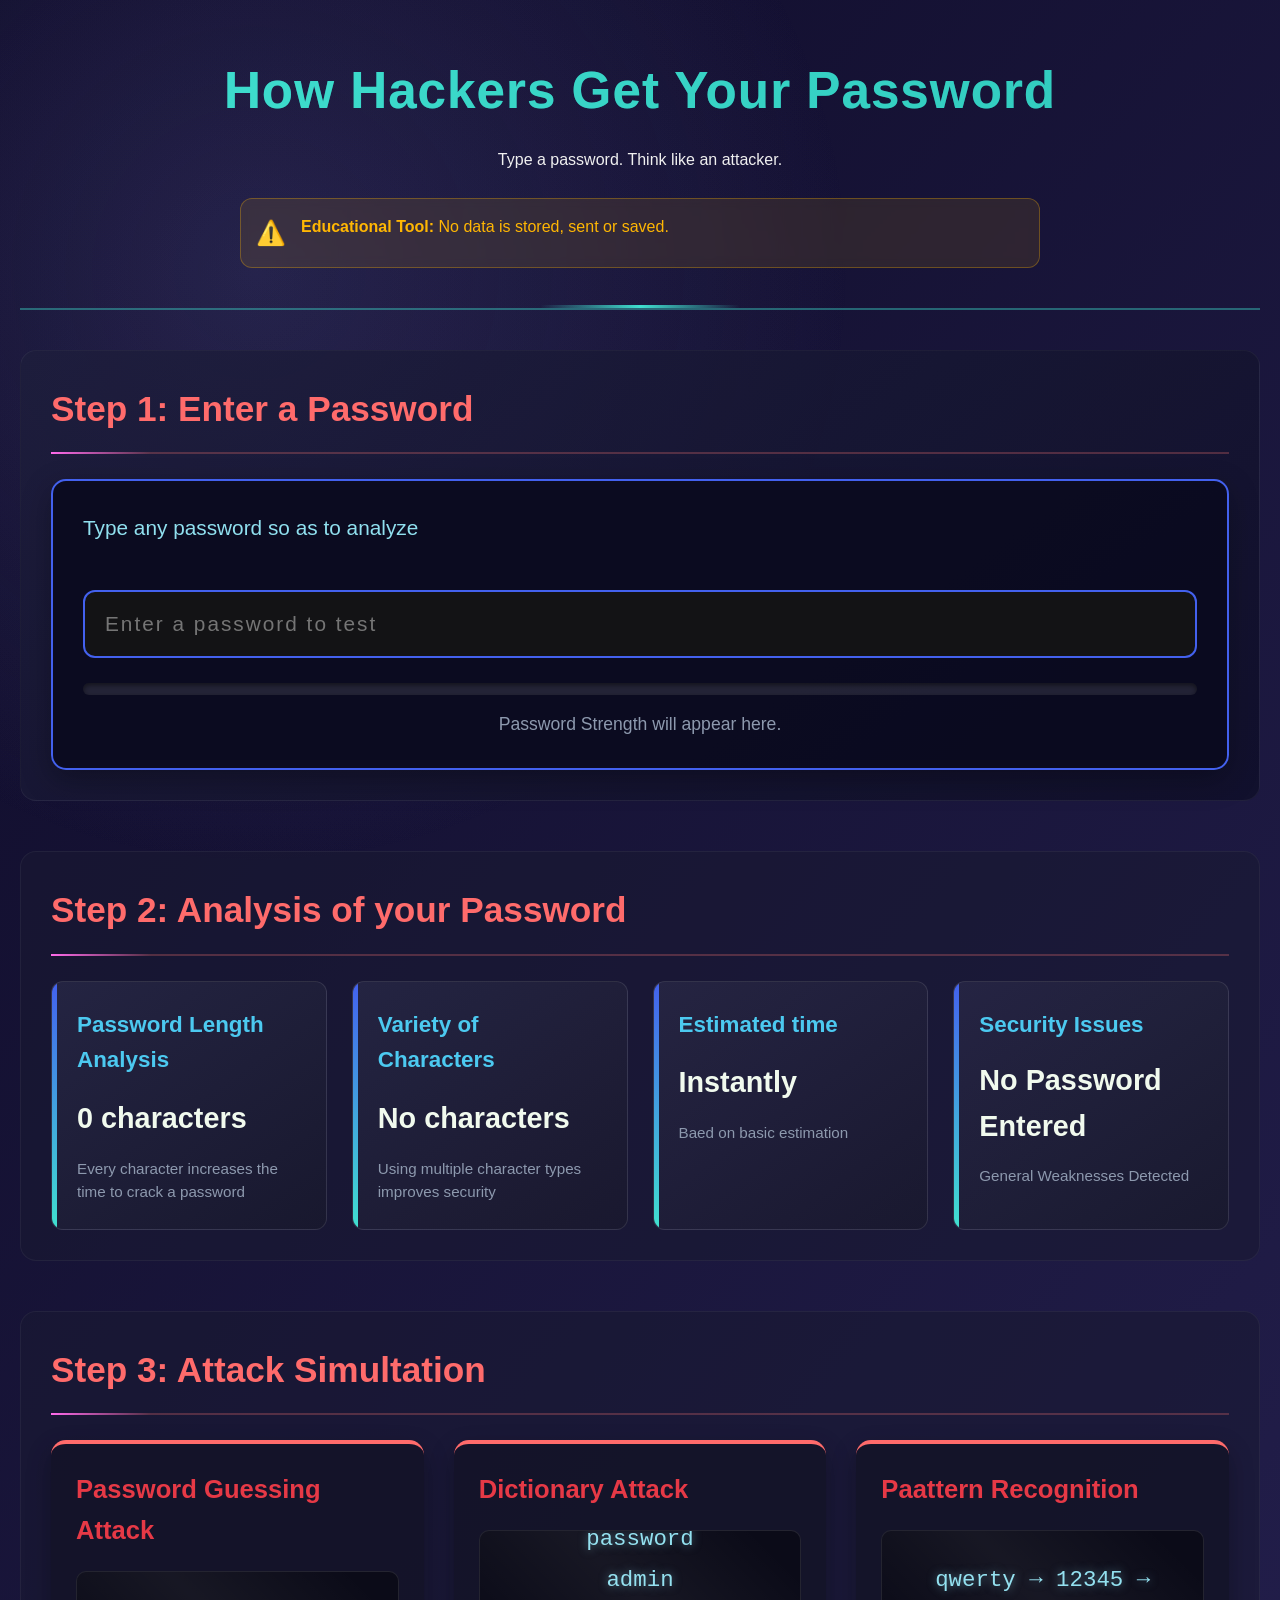
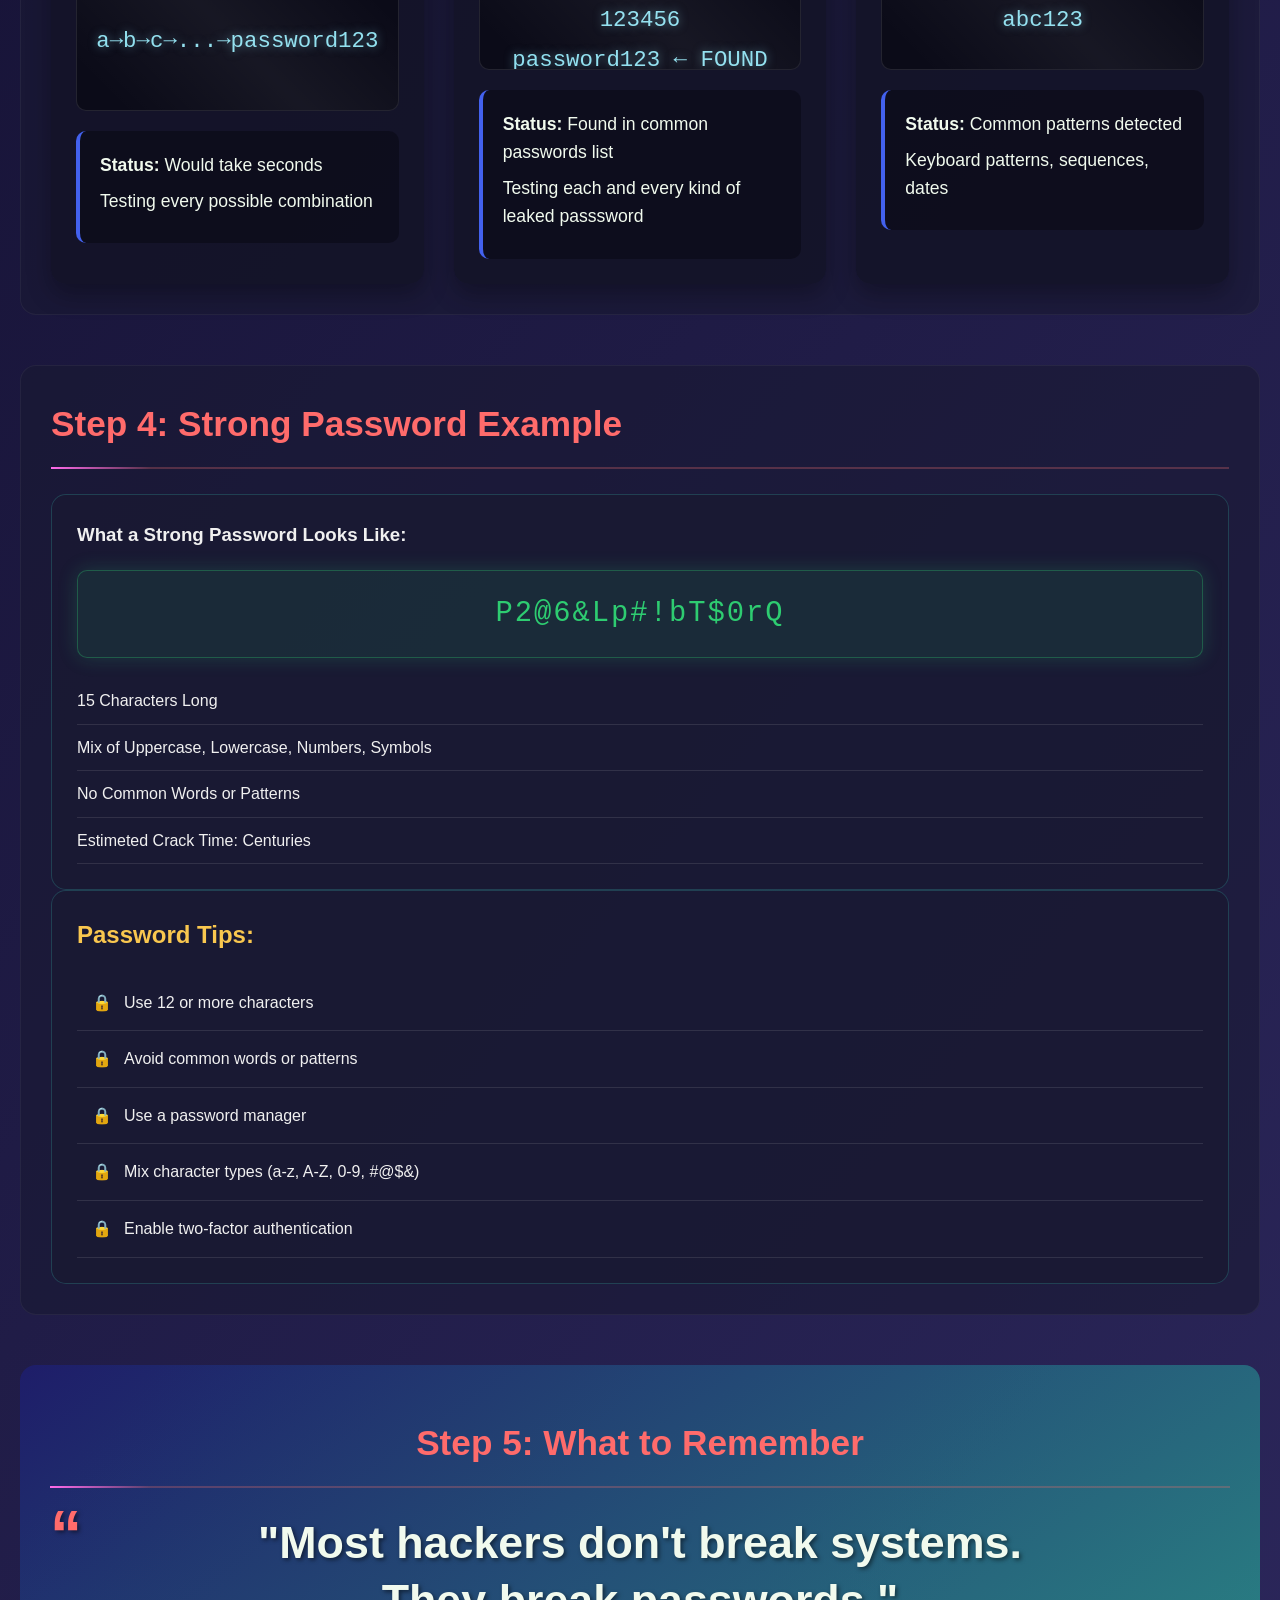
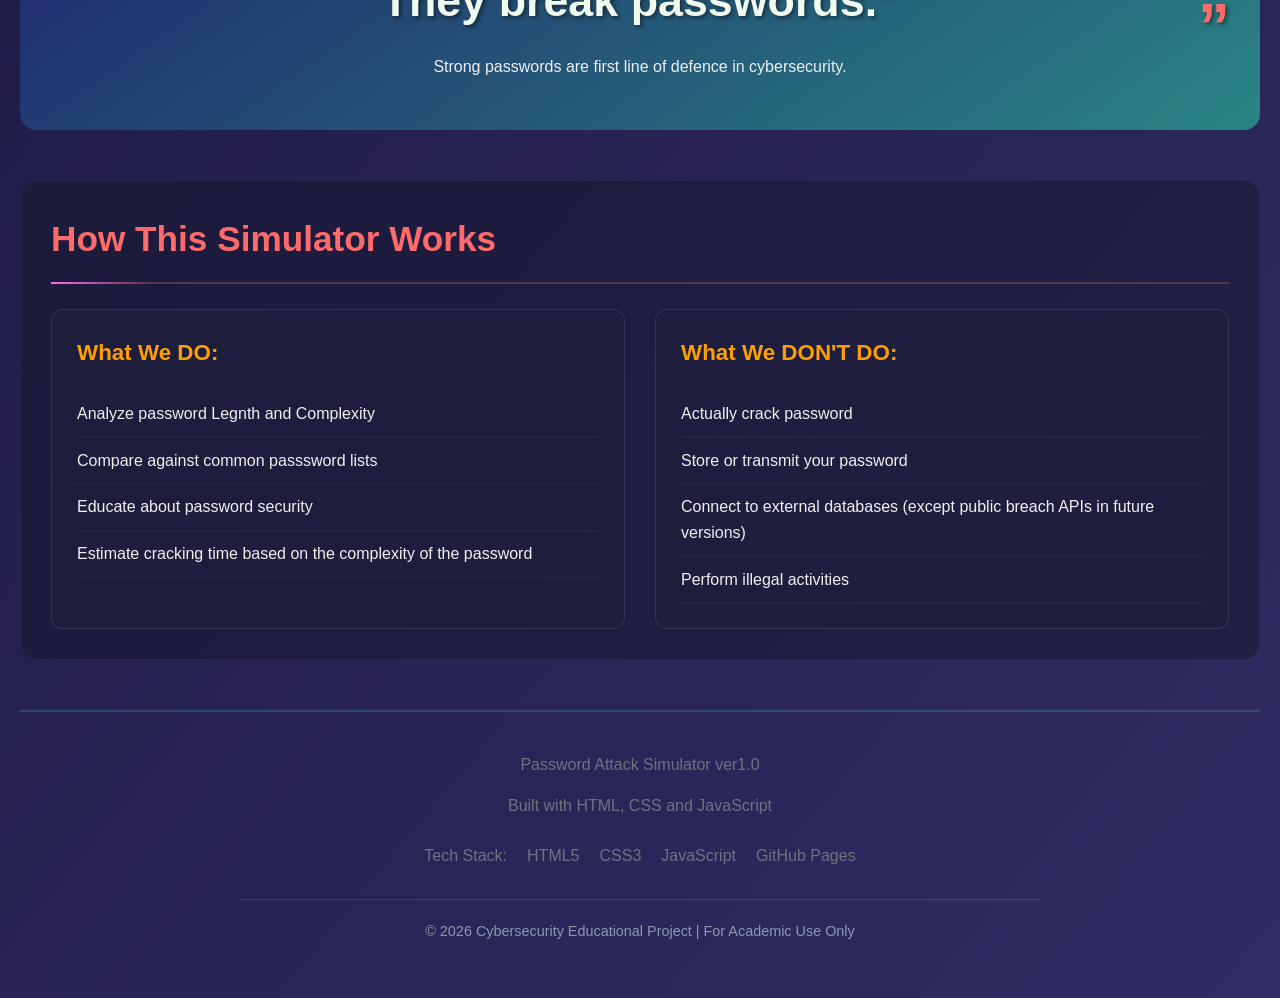
<file: index.html>
<!DOCTYPE html>
<html lang="eng">
<head>
    <meta charset="UTF-8">
    <meta name="viewport" content="width=device-width, initial-scale=1.0">
    <title>PASSWORD ATTACK SIMULATOR</title>
    <link rel="stylesheet" href="style.css">
</head>
<body>
    <header>
        <h1>How Hackers Get Your Password</h1>
        <p>Type a password. Think like an attacker.</p>

        <div class="disclaimer">
            <p><strong>Educational Tool: </strong>No data is stored, sent or saved.</p>
        </div>
    </header>

    <main>
        <section class="input-section">
            <h2>Step 1: Enter a Password</h2>

            <div class="password-box">
                <label for="password">Type any password so as to analyze</label>
                <br>
                <input type="password" id="password" placeholder="Enter a password to test">
                

                <div class="strength-meter">
                    <div class="strength-bar"></div>
                </div>

                <p class="strength-text">Password Strength will appear here.</p>
            </div>
        </section>

        <section class="analysis-section">
            <h2>Step 2: Analysis of your Password</h2>

            <div class="analysis-grid">
                <div class="analysis-card">
                    <h3>Password Length Analysis</h3>
                    <p class="result" id="length-result">0 characters</p>
                    <p class="description">Every character increases the time to crack a password</p>
                </div>
                
                <div class="analysis-card">
                    <h3>Variety of Characters</h3>
                    <p class="result" id="variety-result">No characters</p>
                    <p class="description">Using multiple character types improves security</p>
                </div>

                <div class="analysis-card">
                    <h3>Estimated time</h3>
                    <p class="result" id="time-result">Instantly</p>
                    <p class="description">Baed on basic estimation</p>
                </div>

                <div class="analysis-card">
                    <h3>Security Issues</h3>
                    <p class="result" id="issues-result">No Password Entered</p>
                    <p class="description">General Weaknesses Detected</p>
                </div>
            </div>
        </section>

        <section class="attack-section">
            <h2>Step 3: Attack Simultation</h2>

            <div class="attack-grid">
                <div class="attack-card">
                    <h3 class="attack-title">Password Guessing Attack</h3>
                    <div class="attack-animation">
                        <p class="animation-text">
                            a→b→c→...→password123
                        </p>
                    </div>
                    <div class="attack-result">
                        <p><strong>Status:</strong> Would take seconds</p>
                        <p>Testing every possible combination</p>
                    </div>
                </div>

                <div class="attack-card">
                    <h3 class="attack-title">Dictionary Attack</h3>
                    <div class="attack-animation">
                        <p class="animation-text">
                            password<br>
                            admin<br>
                            123456<br>
                            password123 ← FOUND
                        </p>
                    </div>
                    <div class="attack-result">
                        <p><strong>Status:</strong> Found in common passwords list</p>
                        <p>Testing each and every kind of leaked passsword</p>
                    </div>
                </div>

                <div class="attack-card">
                    <h3 class="attack-title">Paattern Recognition</h3>
                    <div class="attack-animation">
                        <p class="animation-text">
                            qwerty → 12345 → abc123
                        </p>
                    </div>
                    <div class="attack-result">
                        <p><strong>Status:</strong> Common patterns detected</p>
                        <p>Keyboard patterns, sequences, dates</p>
                    </div>
                </div>
            </div>
        </section>

        <section class="good-password-section">
            <h2>Step 4: Strong Password Example</h2>

            <div class="example-box">
                <div class="example-password">
                    <h3>What a Strong Password Looks Like:</h3>
                    <p class="strong-password">P2@6&Lp#!bT$0rQ</p>
                    <div class="example-analysis">
                        <p>15 Characters Long</p>
                        <p>Mix of Uppercase, Lowercase, Numbers, Symbols</p>
                        <p>No Common Words or Patterns</p>
                        <p>Estimeted Crack Time: Centuries</p>
                    </div>
                </div>

                <div class="password-tips">
                    <h3>Password Tips:</h3>
                    <ul>
                        <li>Use 12 or more characters</li>
                        <li>Avoid common words or patterns</li>
                        <li>Use a password manager</li>
                        <li>Mix character types (a-z, A-Z, 0-9, #@$&)</li>
                        <li>Enable two-factor authentication</li>
                    </ul>
                </div>
            </div>
        </section>

        <section class="final-message">
            <h2>Step 5: What to Remember</h2>
            <div class="quote box">
                <p class="big-quote">"Most hackers don't break systems.<br>They break passwords."</p>
                <p class="quote-suject">Strong passwords are first line of defence in cybersecurity.</p>
            </div>
        </section>

        <section class="explanation">
            <h2>How This Simulator Works</h2>
            <div class="explanation-content">
                <div class="explanation-point">
                    <h3>What We DO:</h3>
                    <ul>
                        <li>Analyze password Legnth and Complexity</li>
                        <li>Compare against common passsword lists</li>
                        <li>Educate about password security</li>
                        <li>Estimate cracking time based on the complexity of the password</li>
                    </ul>
                </div>

                <div class="explanation-point">
                    <h3>What We DON'T DO:</h3>
                    <ul>
                        <li>Actually crack password</li>
                        <li>Store or transmit your password</li>
                        <li>Connect to external databases (except public breach APIs in future versions)
                        </li>
                        <li>Perform illegal activities</li>
                    </ul>
                </div>
            </div>
        </section>
    </main>

    <footer>
        <div class="footer-content">
            <p>Password Attack Simulator ver1.0</p>
            <p>Built with HTML, CSS and JavaScript</p>

            <div class="tech-used">
                <span>Tech Stack:</span>
                <span>HTML5</span>
                <span>CSS3</span>
                <span>JavaScript</span>
                <span>GitHub Pages</span>
            </div>

            <p class="copyright">© 2026 Cybersecurity Educational Project | For Academic Use Only</p>
        </div>
    </footer>

    <script>
        console.log("Password Attack Simulator-HTML Structure Loaded");
    </script>
</body>
</html>
</file>
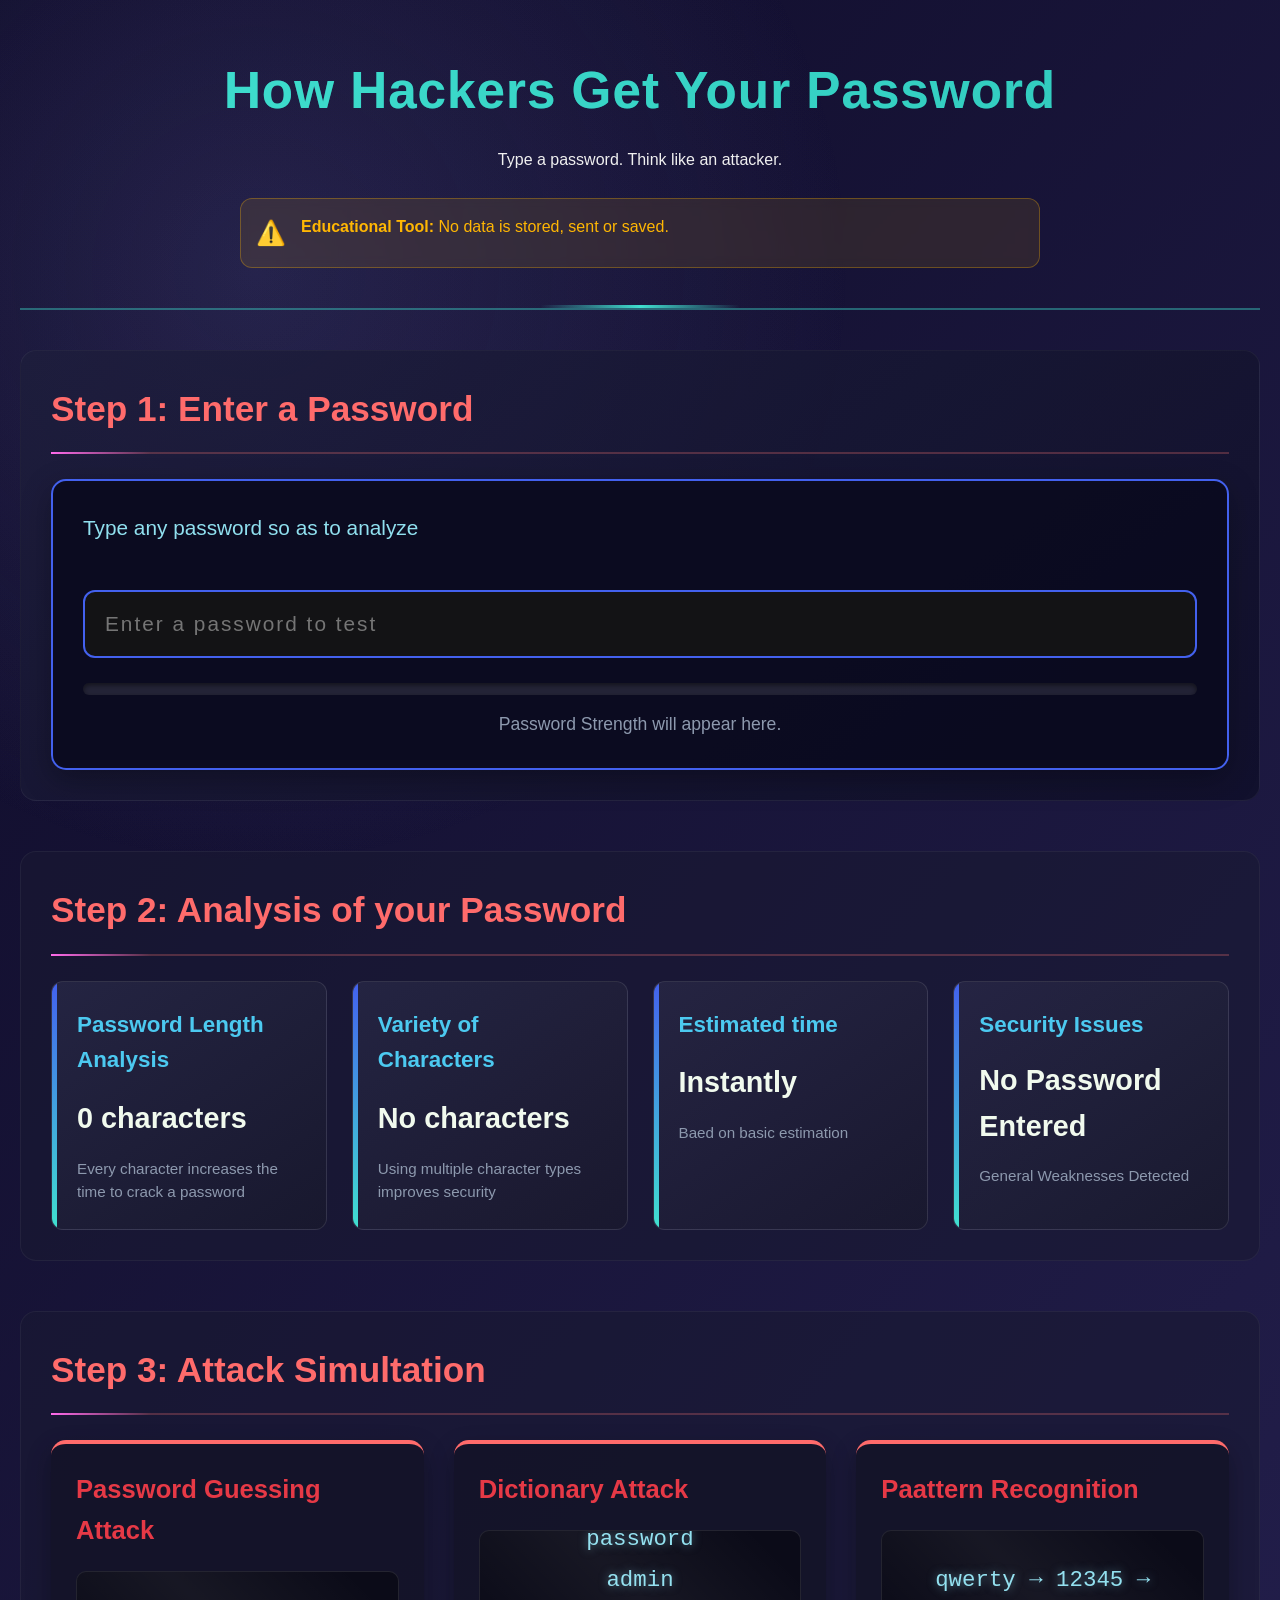
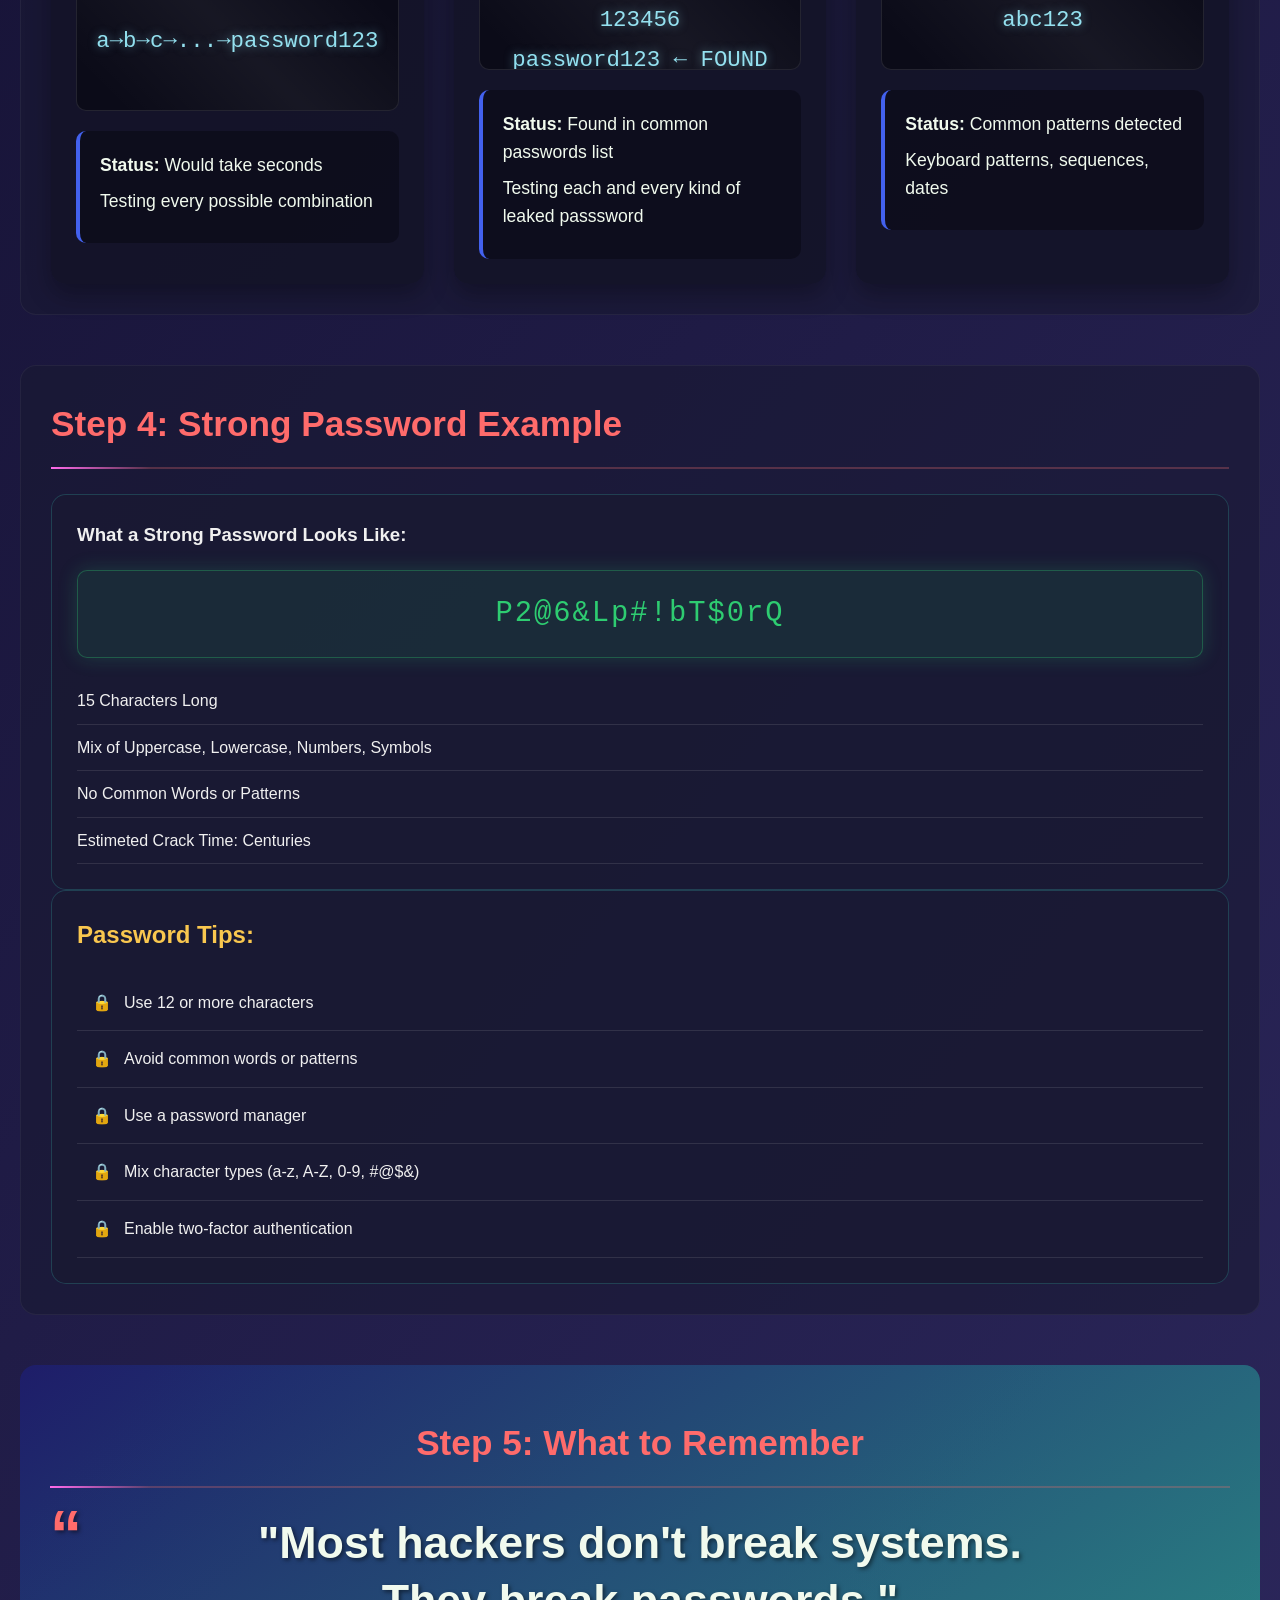
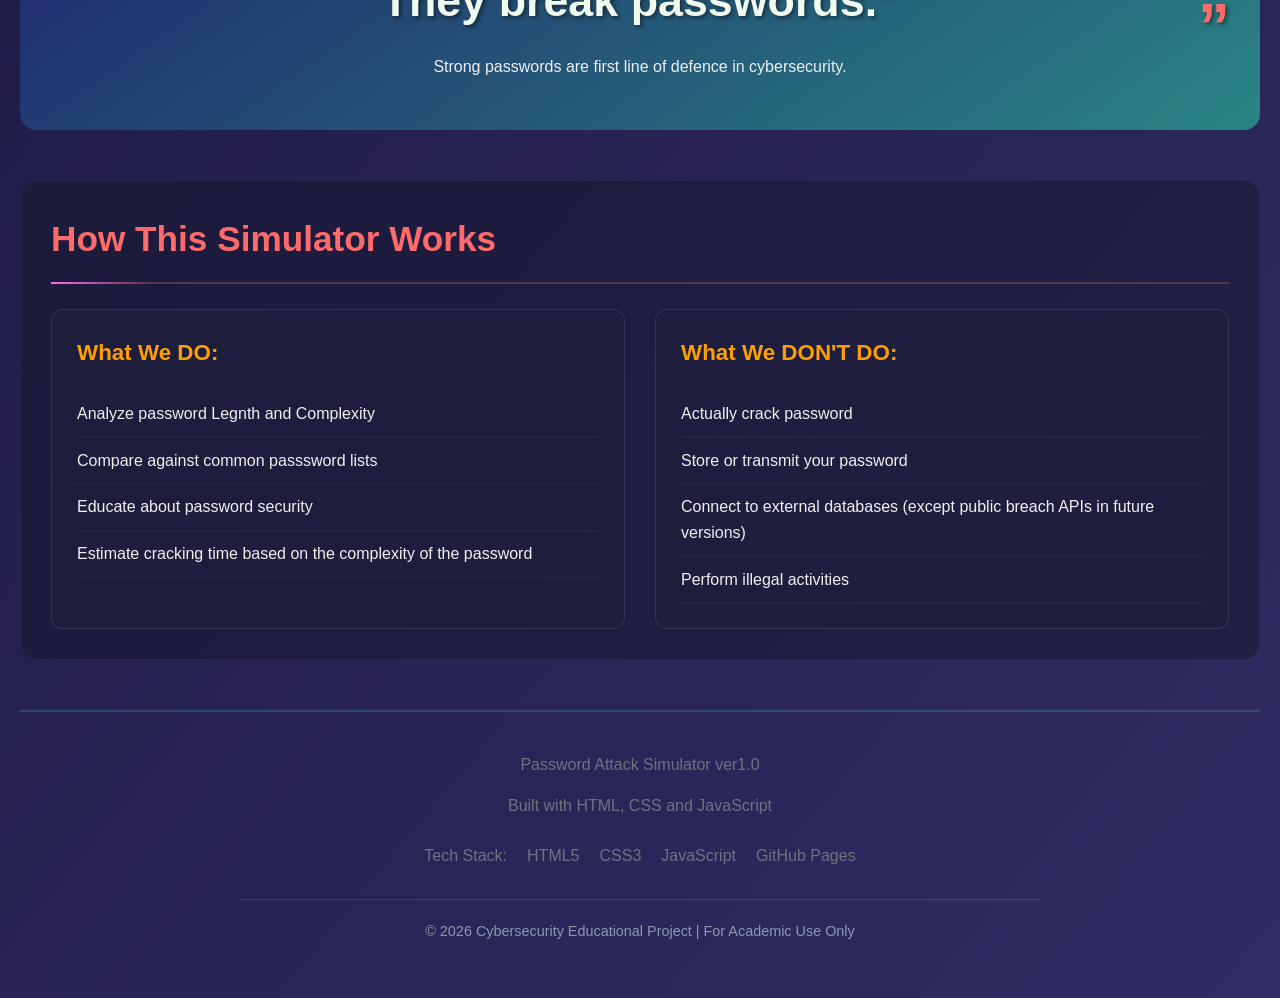
<file: index1.html>
<!DOCTYPE html>
<html lang="eng">
<head>
    <meta charset="UTF-8">
    <meta name="viewport" content="width=device-width, initial-scale=1.0">
    <title>PASSWORD ATTACK SIMULATOR</title>
    <link rel="stylesheet" href="style1.css">
</head>
<body>
    <header>
        <h1>How Hackers Get Your Password</h1>
        <p>Type a password. Think like an attacker.</p>

        <div class="disclaimer">
            <p><strong>Educational Tool: </strong>No data is stored, sent or saved.</p>
        </div>
    </header>

    <main>
        <section class="input-section">
            <h2>Step 1: Enter a Password</h2>

            <div class="password-box">
                <label for="password">Type any password so as to analyze</label>
                <br>
                <input type="password" id="password" placeholder="Enter a password to test">
                

                <div class="strength-meter">
                    <div class="strength-bar"></div>
                </div>

                <p class="strength-text">Password Strength will appear here.</p>
            </div>
        </section>

        <section class="analysis-section">
            <h2>Step 2: Analysis of your Password</h2>

            <div class="analysis-grid">
                <div class="analysis-card">
                    <h3>Password Length Analysis</h3>
                    <p class="result" id="length-result">0 characters</p>
                    <p class="description">Every character increases the time to crack a password</p>
                </div>
                
                <div class="analysis-card">
                    <h3>Variety of Characters</h3>
                    <p class="result" id="variety-result">No characters</p>
                    <p class="description">Using multiple character types improves security</p>
                </div>

                <div class="analysis-card">
                    <h3>Estimated time</h3>
                    <p class="result" id="time-result">Instantly</p>
                    <p class="description">Baed on basic estimation</p>
                </div>

                <div class="analysis-card">
                    <h3>Security Issues</h3>
                    <p class="result" id="issues-result">No Password Entered</p>
                    <p class="description">General Weaknesses Detected</p>
                </div>
            </div>
        </section>

        <section class="attack-section">
            <h2>Step 3: Attack Simultation</h2>

            <div class="attack-grid">
                <div class="attack-card">
                    <h3 class="attack-title">Password Guessing Attack</h3>
                    <div class="attack-animation">
                        <p class="animation-text">
                            a→b→c→...→password123
                        </p>
                    </div>
                    <div class="attack-result">
                        <p><strong>Status:</strong> Would take seconds</p>
                        <p>Testing every possible combination</p>
                    </div>
                </div>

                <div class="attack-card">
                    <h3 class="attack-title">Dictionary Attack</h3>
                    <div class="attack-animation">
                        <p class="animation-text">
                            password<br>
                            admin<br>
                            123456<br>
                            password123 ← FOUND
                        </p>
                    </div>
                    <div class="attack-result">
                        <p><strong>Status:</strong> Found in common passwords list</p>
                        <p>Testing each and every kind of leaked passsword</p>
                    </div>
                </div>

                <div class="attack-card">
                    <h3 class="attack-title">Paattern Recognition</h3>
                    <div class="attack-animation">
                        <p class="animation-text">
                            qwerty → 12345 → abc123
                        </p>
                    </div>
                    <div class="attack-result">
                        <p><strong>Status:</strong> Common patterns detected</p>
                        <p>Keyboard patterns, sequences, dates</p>
                    </div>
                </div>
            </div>
        </section>

        <section class="good-password-section">
            <h2>Step 4: Strong Password Example</h2>

            <div class="example-box">
                <div class="example-password">
                    <h3>What a Strong Password Looks Like:</h3>
                    <p class="strong-password">P2@6&Lp#!bT$0rQ</p>
                    <div class="example-analysis">
                        <p>15 Characters Long</p>
                        <p>Mix of Uppercase, Lowercase, Numbers, Symbols</p>
                        <p>No Common Words or Patterns</p>
                        <p>Estimeted Crack Time: Centuries</p>
                    </div>
                </div>

                <div class="password-tips">
                    <h3>Password Tips:</h3>
                    <ul>
                        <li>Use 12 or more characters</li>
                        <li>Avoid common words or patterns</li>
                        <li>Use a password manager</li>
                        <li>Mix character types (a-z, A-Z, 0-9, #@$&)</li>
                        <li>Enable two-factor authentication</li>
                    </ul>
                </div>
            </div>
        </section>

        <section class="final-message">
            <h2>Step 5: What to Remember</h2>
            <div class="quote box">
                <p class="big-quote">"Most hackers don't break systems.<br>They break passwords."</p>
                <p class="quote-suject">Strong passwords are first line of defence in cybersecurity.</p>
            </div>
        </section>

        <section class="explanation">
            <h2>How This Simulator Works</h2>
            <div class="explanation-content">
                <div class="explanation-point">
                    <h3>What We DO:</h3>
                    <ul>
                        <li>Analyze password Legnth and Complexity</li>
                        <li>Compare against common passsword lists</li>
                        <li>Educate about password security</li>
                        <li>Estimate cracking time based on the complexity of the password</li>
                    </ul>
                </div>

                <div class="explanation-point">
                    <h3>What We DON'T DO:</h3>
                    <ul>
                        <li>Actually crack password</li>
                        <li>Store or transmit your password</li>
                        <li>Connect to external databases (except public breach APIs in future versions)
                        </li>
                        <li>Perform illegal activities</li>
                    </ul>
                </div>
            </div>
        </section>
    </main>

    <footer>
        <div class="footer-content">
            <p>Password Attack Simulator ver1.0</p>
            <p>Built with HTML, CSS and JavaScript</p>

            <div class="tech-used">
                <span>Tech Stack:</span>
                <span>HTML5</span>
                <span>CSS3</span>
                <span>JavaScript</span>
                <span>GitHub Pages</span>
            </div>

            <p class="copyright">© 2026 Cybersecurity Educational Project | For Academic Use Only</p>
        </div>
    </footer>

    <script>
        console.log("Password Attack Simulator-HTML Structure Loaded");
    </script>
</body>
</html>
</file>
<file: style.css>
*{
    margin: 0;
    padding: 0;
    box-sizing:border-box;
    font-family:'Segoe UI', Tahoma, Geneva, Verdana, sans-serif;
}

body{
    background:linear-gradient(130deg, #0f0c29, #302b63);
    color:#f0f0f0;
    min-height: 100vh;
    line-height: 1.6;
    padding:20px;
    position:relative;
}

body::before{
    content:'';
    position:fixed;
    top: 0;
    left: 0;
    width:100%;
    height:100%;
    background:radial-gradient(circle at 20% 30%,rgba(120,119,198,0.1)0%, transparent 50%),
radial-gradient(circle at 20% 30%,rgba(120,119,198,0.1)0%, transparent 50%);
    z-index:-1;
}

.container{
    max-width:1200px;
    margin:0 auto;
    background:rgba(15,15,35,0.8);
    backdrop-filter:blur(10px);
    border-radius: 20px;
    padding:30px;
    box-shadow:0 20px 50px rgba(0,0,0,0.5);
    border:1px solid rgba(255,255,255,0.1);
}

header{
    text-align:center;
    padding:30px 0 40px;
    border-bottom:2px solid rgba(64,224,208,0.4);
    margin-bottom:40px;
    position:relative;
    overflow:hidden;
}

header::after{
    content:'';
    position:absolute;
    bottom:-2px;
    left:50%;
    transform:translate(-50%);
    width:200px;
    height:5px;
    background:linear-gradient(90deg,transparent,#40e0d0,transparent);
}

h1{
    color:#40e0d0;
    font-size:3.2rem;
    margin-bottom:15px;
    text-shadow:0 0 rgba(64,224,208,0.5);
    letter-spacing:1px;
    font-weight:700;
    background:linear-gradient(90deg,#40e0d0,#20b2aa);
    -webkit-background-clip:text;
    background-clip:text;
    -webkit-text-fill-color:transparent;
}

.tagline{
    font-size:1.3rem;
    color:#a8dadc;
    margin-bottom: 25px;
    opacity:0.9;
}

.disclaimer{
    font-size:1rem;
    color:#ffb703;
    background:rgba(255,183,3,0.1);
    border:1px solid rgba(255,183,3,0.3);
    border-radius:12px;
    padding:15px;
    margin:25px auto 0;
    max-width:800px;
    display:flex;
    align-items:flex-start;
    gap:15px;
    backdrop-filter:blur(5px);
}

.disclaimer::before{
    content:'⚠️';
    font-size:1.5rem;
    flex-shrink:0;
}

section{
    margin-bottom:50px;
    padding:30px;
    background:rgba(25,25,50,0.6);
    border-radius:16px;
    border:1px solid rgba(255,255,255,0.05);
    transition:transform 0.3s ease;
}

section::hover{
    transform:translateY(-5px);
    border-color:rgba(64,224,208,0.2);
}

h2{
    color:#ff6b6b;
    font-size:2.2rem;
    margin-bottom:25px;
    padding-bottom:15px;
    border-bottom:2px solid rgba(225,107,107,0.3);
    position:relative;
}

h2::after{
    content:'';
    position:absolute;
    bottom:-2px;
    left:0;
    width:100px;
    height:2px;
    background:linear-gradient(90deg,#ff6beb,transparent);
}

.input-section{
    background:linear-gradient(145deg,rgba(30, 30, 60, 0.8),rgba(15,15,40,0.8));
}

.password-box{
    background:rgba(10,10,30,0.9);
    padding:30px;
    border-radius:15px;
    border:2px solid #4361ee;
    box-shadow: 0 10px 30px rgba(0,0,0,0.3);
}

.password-box label{
    display:block;
    color:#90e0ef;
    font-size:1.3rem;
    margin-bottom:20px;
    font-weight:500;
}

.password-box-wrapper{
    position:relative;
    margin-bottom:25px;
}

#password{
    width:100%;
    padding:20px;
    font-size:1.3rem;
    background:rgba(20,20,20,0.9);
    border:2px solid #4361ee;
    border-radius:12px;
    color:white;
    letter-spacing:2px;
    transition:all 0.3s;
    padding-right:70px;
}

#password:focus{
    outline:none;
    border-color:#40e0d0;
    box-shadow: 0 0 25px rgba(64,224,208,0.3);
    transform:scale(1.01);
}

#show-password{
    position:absolute;
    right:15px;
    top:50%;
    transform:translateY(-50%);
    background:rgba(67,97,238,0.3);
    border:1px solid #4361ee;
    color:#90e0ef;
    padding:10px 20px;
    border-radius:8px;
    cursor:pointer;
    font-size:1rem;
    transition:all 0.3s;
}

#show-password:hover {
    background:rgba(64,224,208,0.3);
    border-color:#40e0d0;
}

.strength-meter{
    height:12px;
    background:rgba(255,255,255,0.1);
    border-radius:6px;
    overflow:hidden;
    margin:25px 0 15px;
    box-shadow:inset 0 2px 5px rgba(0,0,0,0.5);
}
.strength-bar{
    height:100%;
    width:0%;
    background:linear-gradient(90deg,#ff0000,#ff6b6b);
    border-radius:6px;
    transition:all 0.5s ease;
    box-shadow:0 0 10px rgba(255,107,107,0.5);
}

.strength-text{
    color:#8d99ae;
    font-size:1.1rem;
    text-align:center;
    min-height:24px;
}

.analysis-grid{
    display:grid;
    grid-template-columns:repeat(auto-fit,minmax(250px,1fr));
    gap:25px;
    margin-top:20px;
}

.analysis-card{
    background:linear-gradient(145deg,rgba(40,40,70,0.8),rgba(25,25,45,0.8));
    border-radius:12px;
    padding:25px;
    border:1px solid rgba(255,255,255,0.1);
    transition:all 0.3;
    position:relative;
    overflow:hidden;
}

.analysis-card::before{
    content:'';
    position:absolute;
    top:0;
    left:0;
    width:5px;
    height:100%;
    background: linear-gradient(to bottom,#4361ee,#40e0d0);
}

.analysis-card:hover{
    transform:translateY(-8px);
    box-shadow:0 15px 30px rgba(0,0,0,0.4);
    border-color:rgba(64,224,208,0.3);
}

.analysis-card h3{
    color:#4cc9f0;
    margin-bottom:15px;
    font-size:1.4rem;
    display:flex;
    align-items:center;
    gap:10px;
}

.result{
    font-size:1.8rem;
    font-weight:bold;
    margin:15px 0;
    color:#f1faee;
    min-height:50px;
    display:flex;
    align-items:center;
}

.description{
    color:#8d99ae;
    font-size:0.95rem;
    line-height:1.5;
}

.attack-grid{
    display:grid;
    grid-template-columns:repeat(auto-fit,minmax(300px,1fr));
    gap:30px;
    margin-top:20px;
}

.attack-card {
    background:rgba(20,20,40,0.9);
    border-radius:15px;
    padding:25px;
    border-top:4px solid;
    box-shadow:0 10px 25px rgba(0,0,0,0.3);
    transition:transform 0.3s;
}

.attack-card:hover{
    transform:translateY(-15px);
}

.attack-card:nth-child(1){
    border-color:#ff6b6b;
}

.attack-card:nth-child(2){
    border-color:#ff6b6b;
}

.attack-card:nth-child(3){
    border-color:#ff6b6b;
}

.attack-title{
    color:#e63946;
    font-size:1.6rem;
    margin-bottom:20px;
    display:flex;
    align-items:center;
    gap:12px;
}

.attack-animation{
    background:rgba(0,0,0,0.4);
    height:140px;
    border-radius:10px;
    display:flex;
    justify-content:center;
    align-items:center;
    margin:20px 0;
    overflow:hidden;
    position:relative;
    border:1px solid rgba(255,255,255,0.1);
}

.attack-animation::before{
    content:'';
    position:absolute;
    top:-50%;
    left:-50%;
    width:200%;
    height:200%;
    background:linear-gradient( 45deg,
        transparent 30%,rgba(255,255,255,0.05)50%, transparent 70%);
    animation: shimmer 3s infinite;
}

@keyframes shimmer{
    0%{transform: translateX(-100%) translateY(-100%) rotate(45deg);}
    100%{transform: translateX(100%) translateY(100%) rotate(45deg);}
}

.animation-text{
    font-family:'Courier New',monospace;
    font-size:1.4rem;
    color:#90e0ef;
    text-align:center;
    padding:20px;
    line-height:1.8;
    text-shadow:0 0 10px rgba(144,224,239,0.5)
}

.attack-result{
    padding:20px;
    background:rgba(0,0,0,0.3);
    border-radius:10px;
    margin-top:20px;
    font-size:1.1rem;
    color:#f1faee;
    border-left:4px solid #4361ee;
}

.attack-result p{
    margin-bottom:8px;
}

.exapmle-box{
    display:grid;
    grid-template-columns:1fr 1fr;
    gap:30px;
    margin-top:20px;
}

@media(max-width:768px){
    .example-box{
        grid-template-columns:1fr;
    }
}

.example-password, .password-tips{
    background:rgba(25,25,50,0.8);
    padding:25px;
    border-radius:15px;
    border:1px solid rgba(64,224,208,0.2);
}

.strong-password{
    font-family:'Courier New',momospace;
    font-size:1.8rem;
    color:#2ecc71;
    background:rgba(46,204,113,0.1);
    padding:20px;
    border-radius:10px;
    text-align:center;
    margin:20px 0;
    letter-spacing:2px;
    border:1px solid rgba(46,204,113,0.3);
    box-shadow:0 0 20px rgba(46,204,113,0.2);
}

.example-analysis p{
    padding:10px 0;
    border-bottom:1px solid rgba(255,255,255,0.1);
    display:flex;
    align-items:center;
    gap:10px;
}

.exapme-analysis p::before{
    content:'✔️';
}

.password-tips h3{
    color:#f9c74f;
    margin-bottom:20px;
    font-size:1.5rem;
}

.password-tips ul{
    list-style:none;
    padding-left:0;
}

.password-tips li{
    padding:15px;
    display:flex;
    align-items:center;
    gap:12px;
    border-bottom:1px solid rgba(255,255,255,0.1);
}

.password-tips li::before{
    content:'🔒';
}

.final-message{
    background:linear-gradient(145deg,rgba(30,30,114,0.8),rgba(42,157,143,0.8));
    padding:50px 30px;
    border:none;
    text-align:center;
}

.quote-box{
    max-width:800px;
    margin:0 auto;
}

.big-quote{
    font-size:2.8rem;
    color:#f1faee;
    font-weight: 700;
    line-height: 1.3;
    margin-bottom:25px;
    text-shadow: 2px 2px 4px rgba(0, 0, 0, 0.5);
    position:relative;
    padding:0 40px;
}

.big-quote::before,
.big-quote::after{
    font-size:4rem;
    color:#ff6b6b;
    position:absolute;
}

.big-quote::before{
    content:'“';
    top:-20px;
    left:0;
}

.big-quote::after{
    content:'”';
    bottom:-40px;
    right:0;
}

.quote-subtext{
    color:#a8dadc;
    font-size:1.3rem;
    max-width:600px;
    margin:0 auto;
    font-style:italic;
}

.explanation-content{
    display:grid;
    grid-template-columns:1fr 1fr;
    gap:30px;
    margin-top:20px;
}
@media(max-width:768px){
    .explanation-content{
        grid-template-columns:1fr;
    }
}

.explanation-point{
    background:rgba(30,30,60,0.6);
    padding:25px;
    border-radius:12px;
    border:1px solid rgba(255,255,255,0.1);
}

.explanation-point h3{
    color:#ff9e00;
    margin-bottom:20px;
    font-size:1.4rem;
}

.explanation-point ul{
    list-style:none;
    padding-left:0;
}

.explanation-point li{
    padding:10px 0;
    display:flex;
    align-items:center;
    gap:12px;
    border-bottom:1px solid rgba(255,255,255,0.05);
}

.explaination-point li::before{
    content:'•';
    color:#40e0d0;
    font-size:1.5rem;
}

footer{
    text-align:center;
    padding:40px 0 20px;
    border-top:2px solid rgba(64,224,208,0.2);
    margin-top:50px;
    color:#6c757d;
}

.footer-content{
    max-width:800px;
    margin:0 auto;
}

.footer-content p{
    margin-bottom:15px;
}

.tech-used{
    display:flex;
    justify-content:center;
    gap:20px;
    flex-wrap:wrap;
    margin:25px 0;
}

.tech-used-span{
    background:rgba(67,97,238,0.2);
    padding:10px 20px;
    border-radius:25px;
    border:1px solid rgba(67, 97, 238, 0.3);
    color: #90e0ef;
    font-size:0.9rem;
}

.copyright{
    font-size:0.9rem;
    color:#8d99ae;
    margin-top:30px;
    padding-top:20px;
    border-top:1px solid rgba(255,255,255,0.1);
}

@media(max-width:768px){
    .container{
        padding:15px;
        border-radius: 15px;
    }
    h1{
        font-size:2.2rem;
    }
    section{
        padding:20px;
    }
    h2{
        font-size:1.8rem;
    }
    .big-quote{
        font-size:1.8rem;
        padding:0 20px;
    }

    .analysis-grid,
    .attack-card{
        grid-template-columns:1fr;
    }
    .password-box{
        padding:20px;
    }
    #password{
        padding:15px;
        font-size: 1.1rem;
    }
}

@keyframes glow {
    0% { box-shadow: 0 0 10px rgba(64, 224, 208, 0.3); }
    50% { box-shadow: 0 0 20px rgba(64, 224, 208, 0.6); }
    100% { box-shadow: 0 0 10px rgba(64, 224, 208, 0.3); }
}

.glow {
    animation: glow 3s infinite;
}

::-webkit-scrollbar {
    width: 10px;
}

::-webkit-scrollbar-track {
    background: rgba(15, 15, 35, 0.8);
}

::-webkit-scrollbar-thumb {
    background: linear-gradient(to bottom, #4361ee, #40e0d0);
    border-radius: 5px;
}

::-webkit-scrollbar-thumb:hover {
    background: linear-gradient(to bottom, #40e0d0, #4361ee);
}
</file>
<file: style1.css>
*{
    margin: 0;
    padding: 0;
    box-sizing:border-box;
    font-family:'Segoe UI', Tahoma, Geneva, Verdana, sans-serif;
}

body{
    background:linear-gradient(130deg, #0f0c29, #302b63);
    color:#f0f0f0;
    min-height: 100vh;
    line-height: 1.6;
    padding:20px;
    position:relative;
}

body::before{
    content:'';
    position:fixed;
    top: 0;
    left: 0;
    width:100%;
    height:100%;
    background:radial-gradient(circle at 20% 30%,rgba(120,119,198,0.1)0%, transparent 50%),
radial-gradient(circle at 20% 30%,rgba(120,119,198,0.1)0%, transparent 50%);
    z-index:-1;
}

.container{
    max-width:1200px;
    margin:0 auto;
    background:rgba(15,15,35,0.8);
    backdrop-filter:blur(10px);
    border-radius: 20px;
    padding:30px;
    box-shadow:0 20px 50px rgba(0,0,0,0.5);
    border:1px solid rgba(255,255,255,0.1);
}

header{
    text-align:center;
    padding:30px 0 40px;
    border-bottom:2px solid rgba(64,224,208,0.4);
    margin-bottom:40px;
    position:relative;
    overflow:hidden;
}

header::after{
    content:'';
    position:absolute;
    bottom:-2px;
    left:50%;
    transform:translate(-50%);
    width:200px;
    height:5px;
    background:linear-gradient(90deg,transparent,#40e0d0,transparent);
}

h1{
    color:#40e0d0;
    font-size:3.2rem;
    margin-bottom:15px;
    text-shadow:0 0 rgba(64,224,208,0.5);
    letter-spacing:1px;
    font-weight:700;
    background:linear-gradient(90deg,#40e0d0,#20b2aa);
    -webkit-background-clip:text;
    background-clip:text;
    -webkit-text-fill-color:transparent;
}

.tagline{
    font-size:1.3rem;
    color:#a8dadc;
    margin-bottom: 25px;
    opacity:0.9;
}

.disclaimer{
    font-size:1rem;
    color:#ffb703;
    background:rgba(255,183,3,0.1);
    border:1px solid rgba(255,183,3,0.3);
    border-radius:12px;
    padding:15px;
    margin:25px auto 0;
    max-width:800px;
    display:flex;
    align-items:flex-start;
    gap:15px;
    backdrop-filter:blur(5px);
}

.disclaimer::before{
    content:'⚠️';
    font-size:1.5rem;
    flex-shrink:0;
}

section{
    margin-bottom:50px;
    padding:30px;
    background:rgba(25,25,50,0.6);
    border-radius:16px;
    border:1px solid rgba(255,255,255,0.05);
    transition:transform 0.3s ease;
}

section::hover{
    transform:translateY(-5px);
    border-color:rgba(64,224,208,0.2);
}

h2{
    color:#ff6b6b;
    font-size:2.2rem;
    margin-bottom:25px;
    padding-bottom:15px;
    border-bottom:2px solid rgba(225,107,107,0.3);
    position:relative;
}

h2::after{
    content:'';
    position:absolute;
    bottom:-2px;
    left:0;
    width:100px;
    height:2px;
    background:linear-gradient(90deg,#ff6beb,transparent);
}

.input-section{
    background:linear-gradient(145deg,rgba(30, 30, 60, 0.8),rgba(15,15,40,0.8));
}

.password-box{
    background:rgba(10,10,30,0.9);
    padding:30px;
    border-radius:15px;
    border:2px solid #4361ee;
    box-shadow: 0 10px 30px rgba(0,0,0,0.3);
}

.password-box label{
    display:block;
    color:#90e0ef;
    font-size:1.3rem;
    margin-bottom:20px;
    font-weight:500;
}

.password-box-wrapper{
    position:relative;
    margin-bottom:25px;
}

#password{
    width:100%;
    padding:20px;
    font-size:1.3rem;
    background:rgba(20,20,20,0.9);
    border:2px solid #4361ee;
    border-radius:12px;
    color:white;
    letter-spacing:2px;
    transition:all 0.3s;
    padding-right:70px;
}

#password:focus{
    outline:none;
    border-color:#40e0d0;
    box-shadow: 0 0 25px rgba(64,224,208,0.3);
    transform:scale(1.01);
}

#show-password{
    position:absolute;
    right:15px;
    top:50%;
    transform:translateY(-50%);
    background:rgba(67,97,238,0.3);
    border:1px solid #4361ee;
    color:#90e0ef;
    padding:10px 20px;
    border-radius:8px;
    cursor:pointer;
    font-size:1rem;
    transition:all 0.3s;
}

#show-password:hover {
    background:rgba(64,224,208,0.3);
    border-color:#40e0d0;
}

.strength-meter{
    height:12px;
    background:rgba(255,255,255,0.1);
    border-radius:6px;
    overflow:hidden;
    margin:25px 0 15px;
    box-shadow:inset 0 2px 5px rgba(0,0,0,0.5);
}
.strength-bar{
    height:100%;
    width:0%;
    background:linear-gradient(90deg,#ff0000,#ff6b6b);
    border-radius:6px;
    transition:all 0.5s ease;
    box-shadow:0 0 10px rgba(255,107,107,0.5);
}

.strength-text{
    color:#8d99ae;
    font-size:1.1rem;
    text-align:center;
    min-height:24px;
}

.analysis-grid{
    display:grid;
    grid-template-columns:repeat(auto-fit,minmax(250px,1fr));
    gap:25px;
    margin-top:20px;
}

.analysis-card{
    background:linear-gradient(145deg,rgba(40,40,70,0.8),rgba(25,25,45,0.8));
    border-radius:12px;
    padding:25px;
    border:1px solid rgba(255,255,255,0.1);
    transition:all 0.3;
    position:relative;
    overflow:hidden;
}

.analysis-card::before{
    content:'';
    position:absolute;
    top:0;
    left:0;
    width:5px;
    height:100%;
    background: linear-gradient(to bottom,#4361ee,#40e0d0);
}

.analysis-card:hover{
    transform:translateY(-8px);
    box-shadow:0 15px 30px rgba(0,0,0,0.4);
    border-color:rgba(64,224,208,0.3);
}

.analysis-card h3{
    color:#4cc9f0;
    margin-bottom:15px;
    font-size:1.4rem;
    display:flex;
    align-items:center;
    gap:10px;
}

.result{
    font-size:1.8rem;
    font-weight:bold;
    margin:15px 0;
    color:#f1faee;
    min-height:50px;
    display:flex;
    align-items:center;
}

.description{
    color:#8d99ae;
    font-size:0.95rem;
    line-height:1.5;
}

.attack-grid{
    display:grid;
    grid-template-columns:repeat(auto-fit,minmax(300px,1fr));
    gap:30px;
    margin-top:20px;
}

.attack-card {
    background:rgba(20,20,40,0.9);
    border-radius:15px;
    padding:25px;
    border-top:4px solid;
    box-shadow:0 10px 25px rgba(0,0,0,0.3);
    transition:transform 0.3s;
}

.attack-card:hover{
    transform:translateY(-15px);
}

.attack-card:nth-child(1){
    border-color:#ff6b6b;
}

.attack-card:nth-child(2){
    border-color:#ff6b6b;
}

.attack-card:nth-child(3){
    border-color:#ff6b6b;
}

.attack-title{
    color:#e63946;
    font-size:1.6rem;
    margin-bottom:20px;
    display:flex;
    align-items:center;
    gap:12px;
}

.attack-animation{
    background:rgba(0,0,0,0.4);
    height:140px;
    border-radius:10px;
    display:flex;
    justify-content:center;
    align-items:center;
    margin:20px 0;
    overflow:hidden;
    position:relative;
    border:1px solid rgba(255,255,255,0.1);
}

.attack-animation::before{
    content:'';
    position:absolute;
    top:-50%;
    left:-50%;
    width:200%;
    height:200%;
    background:linear-gradient( 45deg,
        transparent 30%,rgba(255,255,255,0.05)50%, transparent 70%);
    animation: shimmer 3s infinite;
}

@keyframes shimmer{
    0%{transform: translateX(-100%) translateY(-100%) rotate(45deg);}
    100%{transform: translateX(100%) translateY(100%) rotate(45deg);}
}

.animation-text{
    font-family:'Courier New',monospace;
    font-size:1.4rem;
    color:#90e0ef;
    text-align:center;
    padding:20px;
    line-height:1.8;
    text-shadow:0 0 10px rgba(144,224,239,0.5)
}

.attack-result{
    padding:20px;
    background:rgba(0,0,0,0.3);
    border-radius:10px;
    margin-top:20px;
    font-size:1.1rem;
    color:#f1faee;
    border-left:4px solid #4361ee;
}

.attack-result p{
    margin-bottom:8px;
}

.exapmle-box{
    display:grid;
    grid-template-columns:1fr 1fr;
    gap:30px;
    margin-top:20px;
}

@media(max-width:768px){
    .example-box{
        grid-template-columns:1fr;
    }
}

.example-password, .password-tips{
    background:rgba(25,25,50,0.8);
    padding:25px;
    border-radius:15px;
    border:1px solid rgba(64,224,208,0.2);
}

.strong-password{
    font-family:'Courier New',momospace;
    font-size:1.8rem;
    color:#2ecc71;
    background:rgba(46,204,113,0.1);
    padding:20px;
    border-radius:10px;
    text-align:center;
    margin:20px 0;
    letter-spacing:2px;
    border:1px solid rgba(46,204,113,0.3);
    box-shadow:0 0 20px rgba(46,204,113,0.2);
}

.example-analysis p{
    padding:10px 0;
    border-bottom:1px solid rgba(255,255,255,0.1);
    display:flex;
    align-items:center;
    gap:10px;
}

.exapme-analysis p::before{
    content:'✔️';
}

.password-tips h3{
    color:#f9c74f;
    margin-bottom:20px;
    font-size:1.5rem;
}

.password-tips ul{
    list-style:none;
    padding-left:0;
}

.password-tips li{
    padding:15px;
    display:flex;
    align-items:center;
    gap:12px;
    border-bottom:1px solid rgba(255,255,255,0.1);
}

.password-tips li::before{
    content:'🔒';
}

.final-message{
    background:linear-gradient(145deg,rgba(30,30,114,0.8),rgba(42,157,143,0.8));
    padding:50px 30px;
    border:none;
    text-align:center;
}

.quote-box{
    max-width:800px;
    margin:0 auto;
}

.big-quote{
    font-size:2.8rem;
    color:#f1faee;
    font-weight: 700;
    line-height: 1.3;
    margin-bottom:25px;
    text-shadow: 2px 2px 4px rgba(0, 0, 0, 0.5);
    position:relative;
    padding:0 40px;
}

.big-quote::before,
.big-quote::after{
    font-size:4rem;
    color:#ff6b6b;
    position:absolute;
}

.big-quote::before{
    content:'“';
    top:-20px;
    left:0;
}

.big-quote::after{
    content:'”';
    bottom:-40px;
    right:0;
}

.quote-subtext{
    color:#a8dadc;
    font-size:1.3rem;
    max-width:600px;
    margin:0 auto;
    font-style:italic;
}

.explanation-content{
    display:grid;
    grid-template-columns:1fr 1fr;
    gap:30px;
    margin-top:20px;
}
@media(max-width:768px){
    .explanation-content{
        grid-template-columns:1fr;
    }
}

.explanation-point{
    background:rgba(30,30,60,0.6);
    padding:25px;
    border-radius:12px;
    border:1px solid rgba(255,255,255,0.1);
}

.explanation-point h3{
    color:#ff9e00;
    margin-bottom:20px;
    font-size:1.4rem;
}

.explanation-point ul{
    list-style:none;
    padding-left:0;
}

.explanation-point li{
    padding:10px 0;
    display:flex;
    align-items:center;
    gap:12px;
    border-bottom:1px solid rgba(255,255,255,0.05);
}

.explaination-point li::before{
    content:'•';
    color:#40e0d0;
    font-size:1.5rem;
}

footer{
    text-align:center;
    padding:40px 0 20px;
    border-top:2px solid rgba(64,224,208,0.2);
    margin-top:50px;
    color:#6c757d;
}

.footer-content{
    max-width:800px;
    margin:0 auto;
}

.footer-content p{
    margin-bottom:15px;
}

.tech-used{
    display:flex;
    justify-content:center;
    gap:20px;
    flex-wrap:wrap;
    margin:25px 0;
}

.tech-used-span{
    background:rgba(67,97,238,0.2);
    padding:10px 20px;
    border-radius:25px;
    border:1px solid rgba(67, 97, 238, 0.3);
    color: #90e0ef;
    font-size:0.9rem;
}

.copyright{
    font-size:0.9rem;
    color:#8d99ae;
    margin-top:30px;
    padding-top:20px;
    border-top:1px solid rgba(255,255,255,0.1);
}

@media(max-width:768px){
    .container{
        padding:15px;
        border-radius: 15px;
    }
    h1{
        font-size:2.2rem;
    }
    section{
        padding:20px;
    }
    h2{
        font-size:1.8rem;
    }
    .big-quote{
        font-size:1.8rem;
        padding:0 20px;
    }

    .analysis-grid,
    .attack-card{
        grid-template-columns:1fr;
    }
    .password-box{
        padding:20px;
    }
    #password{
        padding:15px;
        font-size: 1.1rem;
    }
}

@keyframes glow {
    0% { box-shadow: 0 0 10px rgba(64, 224, 208, 0.3); }
    50% { box-shadow: 0 0 20px rgba(64, 224, 208, 0.6); }
    100% { box-shadow: 0 0 10px rgba(64, 224, 208, 0.3); }
}

.glow {
    animation: glow 3s infinite;
}

::-webkit-scrollbar {
    width: 10px;
}

::-webkit-scrollbar-track {
    background: rgba(15, 15, 35, 0.8);
}

::-webkit-scrollbar-thumb {
    background: linear-gradient(to bottom, #4361ee, #40e0d0);
    border-radius: 5px;
}

::-webkit-scrollbar-thumb:hover {
    background: linear-gradient(to bottom, #40e0d0, #4361ee);
}
</file>
